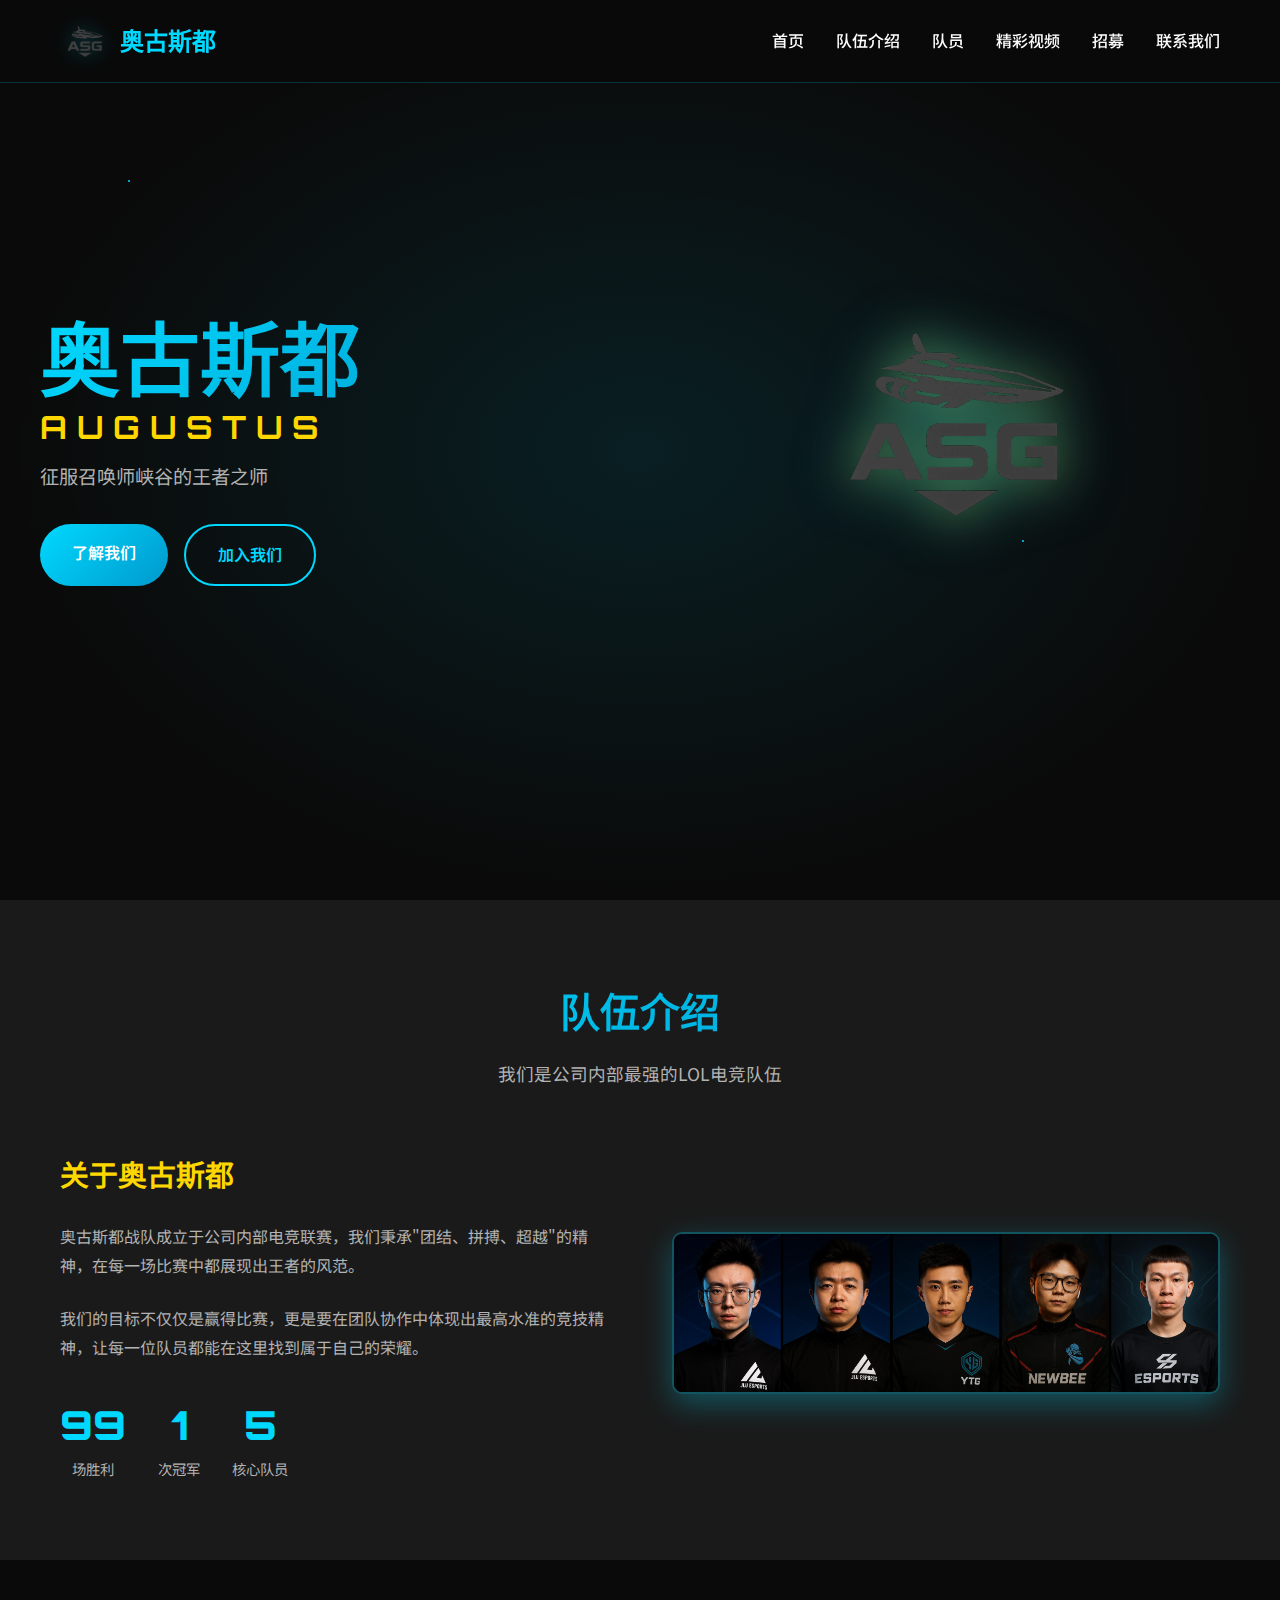
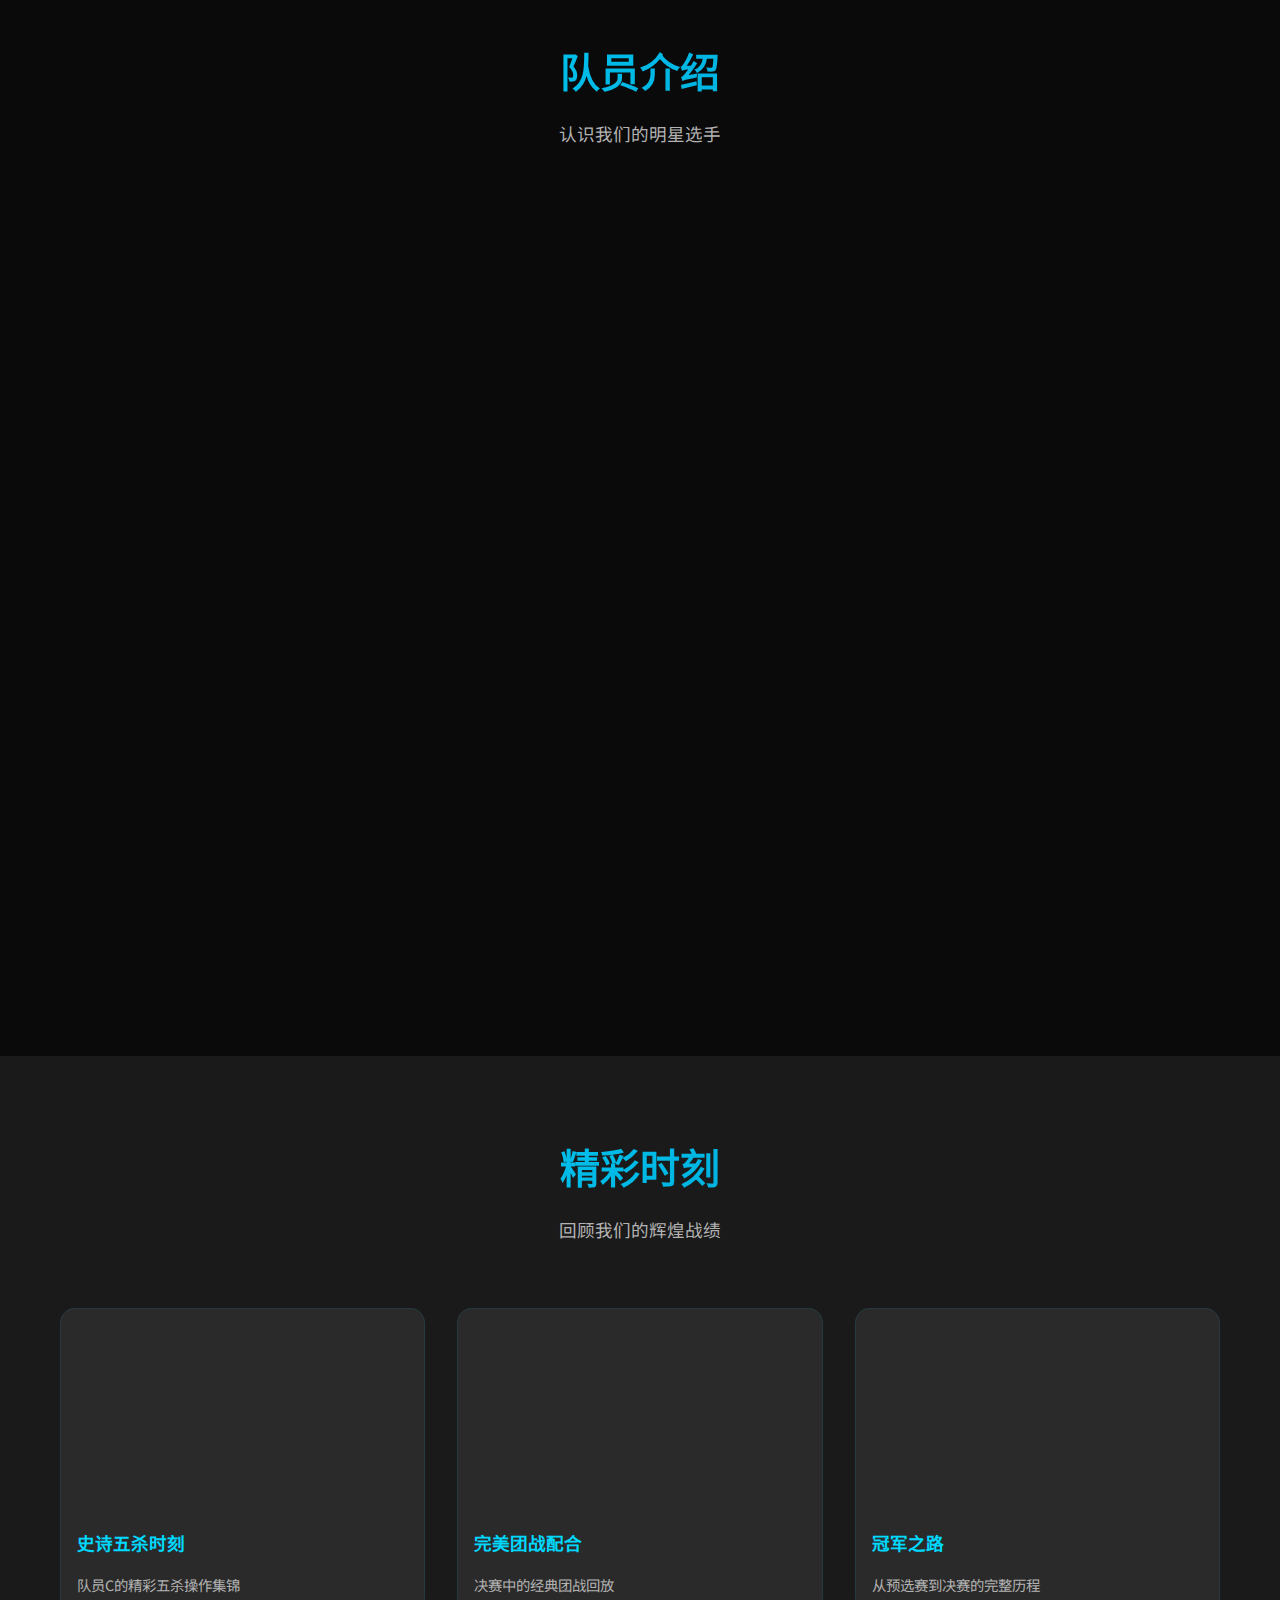
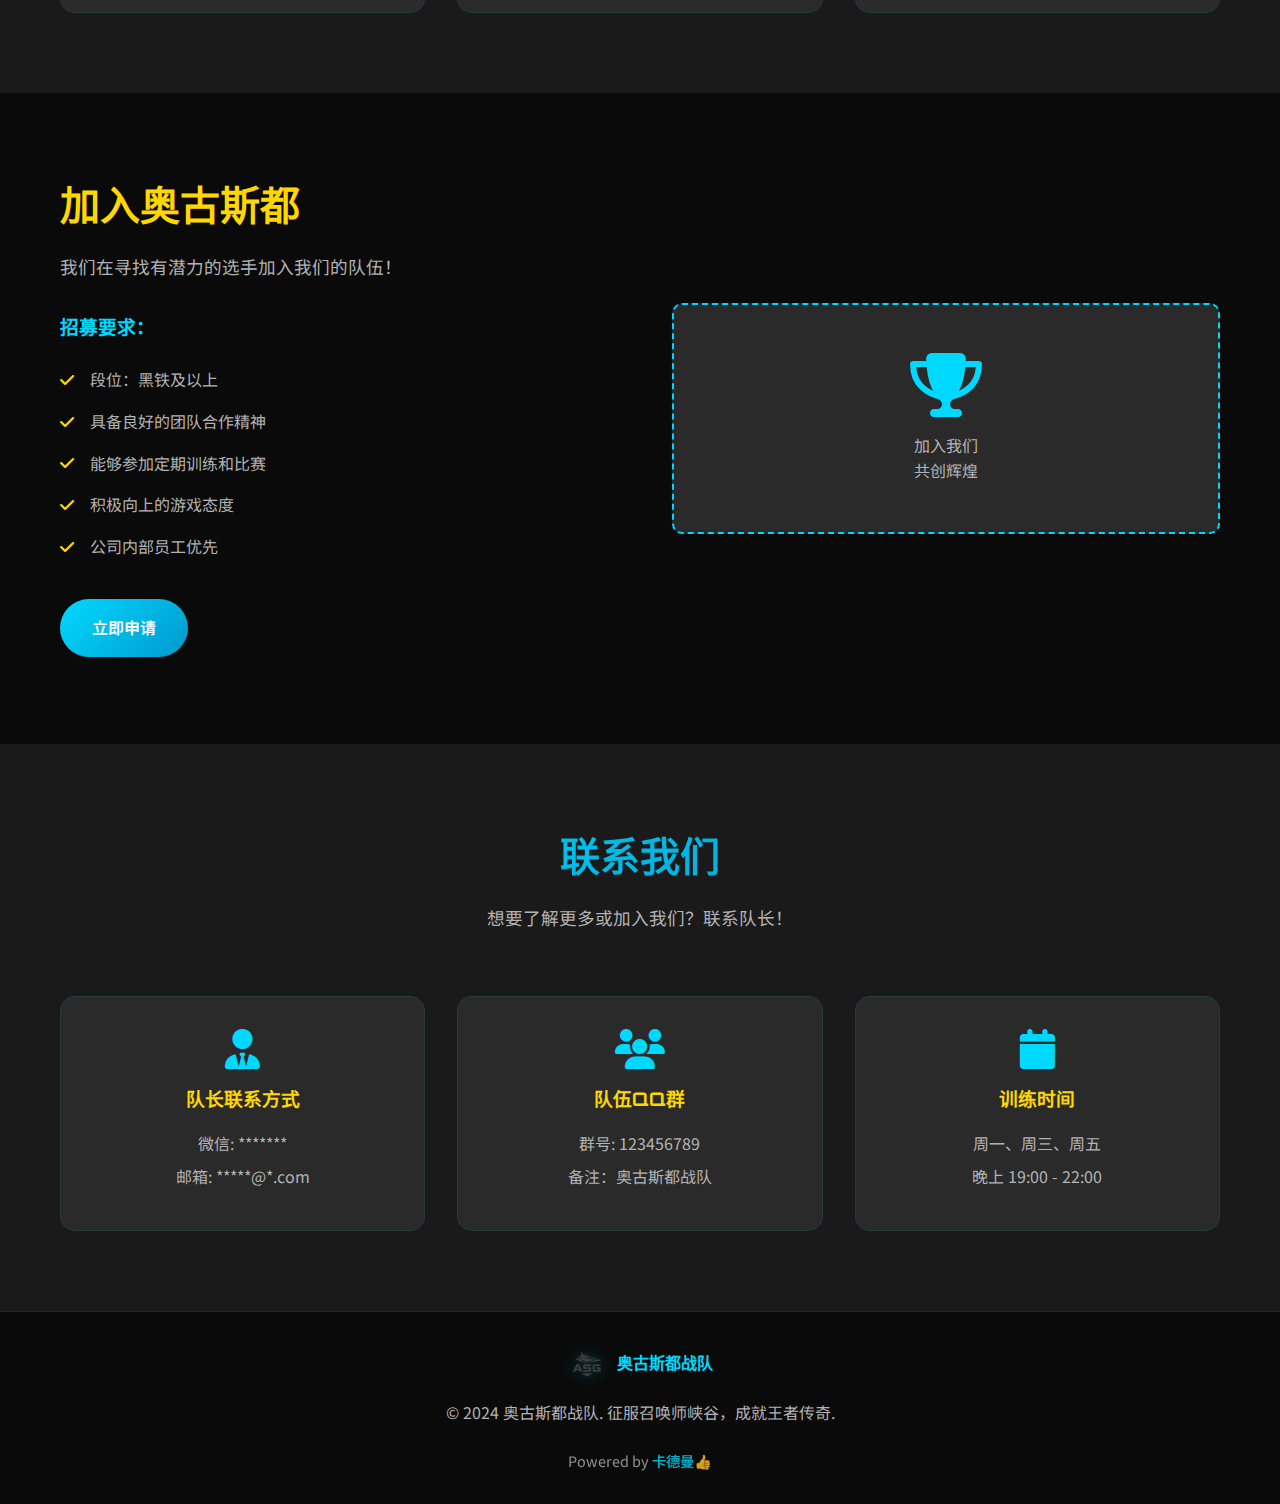
<file: index - 副本.html>
<!DOCTYPE html>
<html lang="zh-CN">
<head>
    <meta charset="UTF-8">
    <meta name="viewport" content="width=device-width, initial-scale=1.0">
    <title>奥古斯都战队 - LOL电竞队伍</title>
    <link rel="stylesheet" href="styles.css">
    <link href="https://fonts.googleapis.com/css2?family=Orbitron:wght@400;700;900&family=Noto+Sans+SC:wght@300;400;700&display=swap" rel="stylesheet">
    <link rel="stylesheet" href="https://cdnjs.cloudflare.com/ajax/libs/font-awesome/6.4.0/css/all.min.css">
</head>
<body>
    <!-- 导航栏 -->
    <nav class="navbar">
        <div class="nav-container">
            <div class="nav-logo">
                <img src="assets/logo.png" alt="奥古斯都战队Logo" class="logo-img">
                <span>奥古斯都</span>
            </div>
            <ul class="nav-menu">
                <li><a href="#home" class="nav-link">首页</a></li>
                <li><a href="#team" class="nav-link">队伍介绍</a></li>
                <li><a href="#members" class="nav-link">队员</a></li>
                <li><a href="#highlights" class="nav-link">精彩视频</a></li>
                <li><a href="#recruit" class="nav-link">招募</a></li>
                <li><a href="#contact" class="nav-link">联系我们</a></li>
            </ul>
            <div class="hamburger">
                <span></span>
                <span></span>
                <span></span>
            </div>
        </div>
    </nav>

    <!-- 英雄区域 -->
    <section id="home" class="hero">
        <div class="hero-content">
            <div class="hero-text">
                <h1 class="hero-title">
                    <span class="title-main">奥古斯都</span>
                    <span class="title-sub">AUGUSTUS</span>
                </h1>
                <p class="hero-subtitle">征服召唤师峡谷的王者之师</p>
                <div class="hero-buttons">
                    <a href="#team" class="btn btn-primary">了解我们</a>
                    <a href="#recruit" class="btn btn-secondary">加入我们</a>
                </div>
            </div>
            <div class="hero-image">
                <div class="hero-crown">
                    <img src="assets/logo.png" alt="奥古斯都战队Logo" class="hero-logo-img">
                </div>
            </div>
        </div>
        <div class="hero-particles"></div>
    </section>

    <!-- 队伍介绍 -->
    <section id="team" class="team-intro">
        <div class="container">
            <div class="section-header">
                <h2>队伍介绍</h2>
                <p>我们是公司内部最强的LOL电竞队伍</p>
            </div>
            <div class="intro-content">
                <div class="intro-text">
                    <h3>关于奥古斯都</h3>
                    <p>奥古斯都战队成立于公司内部电竞联赛，我们秉承"团结、拼搏、超越"的精神，在每一场比赛中都展现出王者的风范。</p>
                    <p>我们的目标不仅仅是赢得比赛，更是要在团队协作中体现出最高水准的竞技精神，让每一位队员都能在这里找到属于自己的荣耀。</p>
                    <div class="team-stats">
                        <div class="stat-item">
                            <div class="stat-number">99</div>
                            <div class="stat-label">场胜利</div>
                        </div>
                        <div class="stat-item">
                            <div class="stat-number">1</div>
                            <div class="stat-label">次冠军</div>
                        </div>
                        <div class="stat-item">
                            <div class="stat-number">5</div>
                            <div class="stat-label">核心队员</div>
                        </div>
                    </div>
                </div>
                <div class="intro-image">
                    <img src="assets/players.png" alt="奥古斯都战队合影" class="team-photo">
                </div>
            </div>
        </div>
    </section>

    <!-- 队员展示 -->
    <section id="members" class="members">
        <div class="container">
            <div class="section-header">
                <h2>队员介绍</h2>
                <p>认识我们的明星选手</p>
            </div>
            <div class="members-grid">
                <div class="member-card">
                    <div class="member-image">
                        <div class="player-avatar">
                            <img src="assets/players/1.jpg" alt="队员A" class="player-img">
                        </div>
                        <div class="member-role">上单</div>
                    </div>
                    <div class="member-info">
                        <h3>喜欢做AI的雷先生</h3>
                        <p>经验丰富的上单选手，擅长坦克和战士英雄</p>
                        <div class="member-champions">
                            <span>擅长: 铁男, 大虫子, 石头人</span>
                        </div>
                    </div>
                </div>
                
                <div class="member-card">
                    <div class="member-image">
                        <div class="player-avatar">
                            <img src="assets/players/2.jpg" alt="队员B" class="player-img">
                        </div>
                        <div class="member-role">打野</div>
                    </div>
                    <div class="member-info">
                        <h3>91肖先生</h3>
                        <p>节奏掌控者，拥有出色的意识和gank时机</p>
                        <div class="member-champions">
                            <span>擅长: 诺手, 皇子, 男枪</span>
                        </div>
                    </div>
                </div>
                
                <div class="member-card">
                    <div class="member-image">
                        <div class="player-avatar">
                            <img src="assets/players/3.jpg" alt="队员C" class="player-img">
                        </div>
                        <div class="member-role">中单</div>
                    </div>
                    <div class="member-info">
                        <h3>伟大的梁先生</h3>
                        <p>队伍核心输出，操作细腻，意识超群</p>
                        <div class="member-champions">
                            <span>擅长: 加里奥, 蚂蚱, 辛德拉</span>
                        </div>
                    </div>
                </div>
                
                <div class="member-card">
                    <div class="member-image">
                        <div class="player-avatar">
                            <img src="assets/players/4.jpg" alt="队员D" class="player-img">
                        </div>
                        <div class="member-role">下路</div>
                    </div>
                    <div class="member-info">
                        <h3>班德尔炮王</h3>
                        <p>稳定的后期输出，团战定位精准</p>
                        <div class="member-champions">
                            <span>擅长: 卢锡安, 女警, 德莱文</span>
                        </div>
                    </div>
                </div>
                
                <div class="member-card">
                    <div class="member-image">
                        <div class="player-avatar">
                            <img src="assets/players/5.jpg" alt="队员E" class="player-img">
                        </div>
                        <div class="member-role">辅助</div>
                    </div>
                    <div class="member-info">
                        <h3>遗憾没有到达</h3>
                        <p>团队指挥官，视野控制和保护能力一流</p>
                        <div class="member-champions">
                            <span>擅长: 露露, 风女, 泰坦</span>
                        </div>
                    </div>
                </div>
            </div>
        </div>
    </section>

    <!-- 精彩视频 -->
    <section id="highlights" class="highlights">
        <div class="container">
            <div class="section-header">
                <h2>精彩时刻</h2>
                <p>回顾我们的辉煌战绩</p>
            </div>
            <div class="video-grid">
                <div class="video-card">
                    <div class="video-thumbnail">
                        <iframe src="//player.bilibili.com/player.html?bvid=BV1mBWXz6EZj" scrolling="no" border="0" frameborder="no" framespacing="0" allowfullscreen="true" style="width:100%;height:250px;border-radius:10px;"></iframe>
                    </div>
                    <h3>史诗五杀时刻</h3>
                    <p>队员C的精彩五杀操作集锦</p>
                </div>
                
                <div class="video-card">
                    <div class="video-thumbnail">
                        <iframe src="//player.bilibili.com/player.html?bvid=BV1mBWXz6EZj&autoplay=0" scrolling="no" border="0" frameborder="no" framespacing="0" allowfullscreen="true" style="width:100%;height:250px;border-radius:10px;"></iframe>
                    </div>
                    <h3>完美团战配合</h3>
                    <p>决赛中的经典团战回放</p>
                </div>
                
                <div class="video-card">
                    <div class="video-thumbnail">
                        <iframe src="//player.bilibili.com/player.html?bvid=BV1mBWXz6EZj&autoplay=0" scrolling="no" border="0" frameborder="no" framespacing="0" allowfullscreen="true" style="width:100%;height:250px;border-radius:10px;"></iframe>
                    </div>
                    <h3>冠军之路</h3>
                    <p>从预选赛到决赛的完整历程</p>
                </div>
            </div>
        </div>
    </section>

    <!-- 招募信息 -->
    <section id="recruit" class="recruit">
        <div class="container">
            <div class="recruit-content">
                <div class="recruit-text">
                    <h2>加入奥古斯都</h2>
                    <p>我们在寻找有潜力的选手加入我们的队伍！</p>
                    <div class="requirements">
                        <h3>招募要求：</h3>
                        <ul>
                            <li><i class="fas fa-check"></i> 段位：黑铁及以上</li>
                            <li><i class="fas fa-check"></i> 具备良好的团队合作精神</li>
                            <li><i class="fas fa-check"></i> 能够参加定期训练和比赛</li>
                            <li><i class="fas fa-check"></i> 积极向上的游戏态度</li>
                            <li><i class="fas fa-check"></i> 公司内部员工优先</li>
                        </ul>
                    </div>
                    <a href="#contact" class="btn btn-primary">立即申请</a>
                </div>
                <div class="recruit-image">
                    <div class="placeholder-image">
                        <i class="fas fa-trophy"></i>
                        <p>加入我们<br>共创辉煌</p>
                    </div>
                </div>
            </div>
        </div>
    </section>

    <!-- 联系我们 -->
    <section id="contact" class="contact">
        <div class="container">
            <div class="section-header">
                <h2>联系我们</h2>
                <p>想要了解更多或加入我们？联系队长！</p>
            </div>
            <div class="contact-info">
                <div class="contact-card">
                    <i class="fas fa-user-tie"></i>
                    <h3>队长联系方式</h3>
                    <p>微信:  *******</p>
                    <p>邮箱: *****@*.com</p>
                </div>
                <div class="contact-card">
                    <i class="fas fa-users"></i>
                    <h3>队伍QQ群</h3>
                    <p>群号: 123456789</p>
                    <p>备注：奥古斯都战队</p>
                </div>
                <div class="contact-card">
                    <i class="fas fa-calendar"></i>
                    <h3>训练时间</h3>
                    <p>周一、周三、周五</p>
                    <p>晚上 19:00 - 22:00</p>
                </div>
            </div>
        </div>
    </section>

    <!-- 页脚 -->
    <footer class="footer">
        <div class="container">
            <div class="footer-content">
                <div class="footer-logo">
                    <img src="assets/logo.png" alt="奥古斯都战队Logo" class="logo-img">
                    <span>奥古斯都战队</span>
                </div>
                <p>&copy; 2024 奥古斯都战队. 征服召唤师峡谷，成就王者传奇. </p>
                <p class="powered-by">Powered by <span>卡德曼👍️</span></p>
            </div>
        </div>
    </footer>

    <script src="script.js"></script>
</body>
</html>
</file>
<file: styles.css>
/* CSS Reset & Base Styles */
* {
    margin: 0;
    padding: 0;
    box-sizing: border-box;
}

:root {
    --primary-color: #00d9ff;
    --secondary-color: #ff6b35;
    --accent-color: #ffd700;
    --dark-bg: #0a0a0a;
    --dark-surface: #1a1a1a;
    --dark-card: #2a2a2a;
    --text-primary: #ffffff;
    --text-secondary: #b3b3b3;
    --gradient-primary: linear-gradient(135deg, #00d9ff 0%, #0099cc 100%);
    --gradient-secondary: linear-gradient(135deg, #ff6b35 0%, #cc5429 100%);
    --gradient-accent: linear-gradient(135deg, #ffd700 0%, #ccad00 100%);
}

html {
    scroll-behavior: smooth;
}

body {
    font-family: 'Noto Sans SC', sans-serif;
    background-color: var(--dark-bg);
    color: var(--text-primary);
    line-height: 1.6;
    overflow-x: hidden;
}

.container {
    max-width: 1200px;
    margin: 0 auto;
    padding: 0 20px;
}

/* Typography */
h1, h2, h3 {
    font-family: 'Orbitron', monospace;
    font-weight: 700;
}

/* Navigation */
.navbar {
    position: fixed;
    top: 0;
    width: 100%;
    background: rgba(10, 10, 10, 0.95);
    backdrop-filter: blur(10px);
    z-index: 1000;
    padding: 1rem 0;
    border-bottom: 1px solid rgba(0, 217, 255, 0.2);
}

.nav-container {
    max-width: 1200px;
    margin: 0 auto;
    padding: 0 20px;
    display: flex;
    justify-content: space-between;
    align-items: center;
}

.nav-logo {
    display: flex;
    align-items: center;
    gap: 10px;
    font-family: 'Orbitron', monospace;
    font-size: 1.5rem;
    font-weight: 900;
    color: var(--primary-color);
}

.nav-logo .logo-img {
    height: 50px;
    width: auto;
    object-fit: contain;
    filter: drop-shadow(0 0 10px rgba(0, 217, 255, 0.3));
    transition: all 0.3s ease;
}

.nav-logo .logo-img:hover {
    filter: drop-shadow(0 0 15px rgba(0, 217, 255, 0.6));
    transform: scale(1.05);
}

.nav-menu {
    display: flex;
    list-style: none;
    gap: 2rem;
}

.nav-link {
    text-decoration: none;
    color: var(--text-primary);
    font-weight: 500;
    transition: all 0.3s ease;
    position: relative;
}

.nav-link:hover {
    color: var(--primary-color);
}

.nav-link::after {
    content: '';
    position: absolute;
    bottom: -5px;
    left: 0;
    width: 0;
    height: 2px;
    background: var(--gradient-primary);
    transition: width 0.3s ease;
}

.nav-link:hover::after {
    width: 100%;
}

/* Hamburger Menu */
.hamburger {
    display: none;
    flex-direction: column;
    cursor: pointer;
}

.hamburger span {
    width: 25px;
    height: 3px;
    background: var(--primary-color);
    margin: 3px 0;
    transition: 0.3s;
}

/* Hero Section */
.hero {
    min-height: 100vh;
    display: flex;
    align-items: center;
    justify-content: center;
    position: relative;
    background: radial-gradient(ellipse at center, rgba(0, 217, 255, 0.1) 0%, transparent 70%);
    overflow: hidden;
    padding: 0 20px;
}

.hero-content {
    display: grid;
    grid-template-columns: 1fr 1fr;
    gap: 4rem;
    align-items: center;
    z-index: 2;
    max-width: 1200px;
    width: 100%;
    margin: 0 auto;
}

.hero-title {
    font-size: clamp(2.5rem, 8vw, 5rem);
    line-height: 1.1;
    margin-bottom: 1rem;
}

.title-main {
    display: block;
    background: var(--gradient-primary);
    -webkit-background-clip: text;
    -webkit-text-fill-color: transparent;
    background-clip: text;
}

.title-sub {
    display: block;
    font-size: 0.4em;
    letter-spacing: 0.3em;
    color: var(--accent-color);
    margin-top: 0.5rem;
}

.hero-subtitle {
    font-size: 1.2rem;
    color: var(--text-secondary);
    margin-bottom: 2rem;
}

.hero-buttons {
    display: flex;
    gap: 1rem;
    flex-wrap: wrap;
    margin-top: 1rem;
}

.btn {
    display: inline-block;
    padding: 1rem 2rem;
    text-decoration: none;
    border-radius: 50px;
    font-weight: 600;
    transition: all 0.3s ease;
    position: relative;
    overflow: hidden;
}

.btn-primary {
    background: var(--gradient-primary);
    color: white;
}

.btn-secondary {
    background: transparent;
    color: var(--primary-color);
    border: 2px solid var(--primary-color);
}

.btn:hover {
    transform: translateY(-2px);
    box-shadow: 0 10px 25px rgba(0, 217, 255, 0.3);
}

.hero-image {
    display: flex;
    justify-content: center;
    align-items: center;
}

.hero-crown {
    font-size: 10rem;
    color: var(--accent-color);
    animation: float 3s ease-in-out infinite;
    filter: drop-shadow(0 0 20px rgba(255, 215, 0, 0.3));
}

.hero-crown .hero-logo-img {
    width: 300px;
    height: auto;
    max-width: 90vw;
    object-fit: contain;
    filter: drop-shadow(0 0 30px rgba(0, 217, 255, 0.5));
    animation: float 3s ease-in-out infinite;
}

.hero-crown .hero-logo-img:hover {
    filter: drop-shadow(0 0 50px rgba(0, 217, 255, 0.8)) drop-shadow(0 0 80px rgba(255, 215, 0, 0.4));
}

@keyframes float {
    0%, 100% { transform: translateY(0px); }
    50% { transform: translateY(-20px); }
}

/* Particles Background */
.hero-particles {
    position: absolute;
    top: 0;
    left: 0;
    width: 100%;
    height: 100%;
    overflow: hidden;
    z-index: 1;
}

.hero-particles::before,
.hero-particles::after {
    content: '';
    position: absolute;
    width: 2px;
    height: 2px;
    background: var(--primary-color);
    border-radius: 50%;
    animation: particles 8s linear infinite;
}

.hero-particles::before {
    top: 20%;
    left: 10%;
    animation-delay: 0s;
}

.hero-particles::after {
    top: 60%;
    right: 20%;
    animation-delay: 4s;
}

@keyframes particles {
    0% { opacity: 0; transform: scale(0); }
    50% { opacity: 1; }
    100% { opacity: 0; transform: scale(1) translateY(-100vh); }
}

/* Section Headers */
.section-header {
    text-align: center;
    margin-bottom: 4rem;
}

.section-header h2 {
    font-size: 2.5rem;
    margin-bottom: 1rem;
    background: var(--gradient-primary);
    -webkit-background-clip: text;
    -webkit-text-fill-color: transparent;
    background-clip: text;
}

.section-header p {
    font-size: 1.1rem;
    color: var(--text-secondary);
}

/* Team Introduction */
.team-intro {
    padding: 5rem 0;
    background: var(--dark-surface);
}

.intro-content {
    display: grid;
    grid-template-columns: 1fr 1fr;
    gap: 4rem;
    align-items: center;
}

.intro-text h3 {
    font-size: 1.8rem;
    margin-bottom: 1.5rem;
    color: var(--accent-color);
}

.intro-text p {
    margin-bottom: 1.5rem;
    color: var(--text-secondary);
    line-height: 1.8;
}

.team-stats {
    display: flex;
    gap: 2rem;
    margin-top: 2rem;
}

.stat-item {
    text-align: center;
}

.stat-number {
    font-size: 2.5rem;
    font-weight: 900;
    color: var(--primary-color);
    font-family: 'Orbitron', monospace;
}

.stat-label {
    color: var(--text-secondary);
    font-size: 0.9rem;
}

.placeholder-image {
    background: var(--dark-card);
    border: 2px dashed var(--primary-color);
    border-radius: 10px;
    padding: 3rem;
    text-align: center;
    color: var(--text-secondary);
}

.placeholder-image i {
    font-size: 4rem;
    color: var(--primary-color);
    margin-bottom: 1rem;
}

/* Team Photo Image */
.team-photo {
    width: 100%;
    height: auto;
    border-radius: 10px;
    box-shadow: 0 10px 30px rgba(0, 217, 255, 0.3);
    border: 2px solid rgba(0, 217, 255, 0.3);
    transition: all 0.3s ease;
    object-fit: cover;
    aspect-ratio: 3.4 / 1;
}

.team-photo:hover {
    transform: translateY(-5px);
    box-shadow: 0 15px 40px rgba(0, 217, 255, 0.5);
    border-color: var(--primary-color);
}

/* Members Section */
.members {
    padding: 5rem 0;
}

.members-grid {
    display: grid;
    grid-template-columns: repeat(auto-fit, minmax(280px, 1fr));
    gap: 2rem;
}

.member-card {
    background: var(--dark-card);
    border-radius: 15px;
    padding: 2rem;
    text-align: center;
    transition: all 0.3s ease;
    border: 1px solid rgba(0, 217, 255, 0.1);
    position: relative;
    overflow: hidden;
}

.member-card::before {
    content: '';
    position: absolute;
    top: 0;
    left: -100%;
    width: 100%;
    height: 100%;
    background: linear-gradient(90deg, transparent, rgba(0, 217, 255, 0.1), transparent);
    transition: left 0.5s ease;
}

.member-card:hover::before {
    left: 100%;
}

.member-card:hover {
    transform: translateY(-10px);
    border-color: var(--primary-color);
    box-shadow: 0 15px 30px rgba(0, 217, 255, 0.2);
}

.member-card {
    --card-bg-image: none;
    transition: all 0.3s ease, background-color 0.3s ease, transform 0.3s ease;
}

.member-card.hover-effect {
    background-color: rgba(0, 0, 0, 0);
    transform: translateY(-5px);
}

.member-card::after {
    content: '';
    position: absolute;
    top: 0;
    left: 0;
    width: 100%;
    height: 100%;
    background-image: var(--card-bg-image);
    background-size: cover;
    background-position: center 10%; /* 修改这一行修改悬浮背景图位置 */
    opacity: 0;
    transition: opacity 0.3s ease;
    z-index: 1;
}

.member-card.hover-effect::after {
    opacity: 1;
}

.member-info, .member-image {
    position: relative;
    z-index: 2;
    transition: opacity 0.3s ease, visibility 0.3s ease;
}

.member-image {
    position: relative;
    margin-bottom: 1.5rem;
}

.placeholder-avatar {
    width: 100px;
    height: 100px;
    background: var(--gradient-primary);
    border-radius: 50%;
    display: flex;
    align-items: center;
    justify-content: center;
    margin: 0 auto 1rem;
}

.placeholder-avatar i {
    font-size: 2rem;
    color: white;
}

.player-avatar {
    width: 100px;
    height: 100px;
    border-radius: 50%;
    margin: 0 auto 1rem;
    overflow: hidden;
    border: 3px solid var(--primary-color);
    box-shadow: 0 5px 15px rgba(0, 217, 255, 0.3);
    transition: all 0.3s ease, opacity 0.3s ease, visibility 0.3s ease;
    position: relative;
    z-index: 3;
}

.player-img {
    width: 100%;
    height: 100%;
    object-fit: cover;
    transition: transform 0.3s ease;
}

.member-card.hover-effect .player-avatar {
    transform: scale(1.2);
    box-shadow: 0 8px 25px rgba(0, 217, 255, 0.5);
    border-width: 4px;
    opacity: 0;
    visibility: hidden;
}

.member-card.hover-effect .player-img {
    transform: scale(1.1);
}

.member-role {
    background: var(--gradient-secondary);
    color: white;
    padding: 0.5rem 1rem;
    border-radius: 20px;
    font-size: 0.8rem;
    font-weight: 600;
    display: inline-block;
    position: relative;
    z-index: 3;
    transition: transform 0.3s ease, box-shadow 0.3s ease, opacity 0.3s ease, visibility 0.3s ease;
}

.member-card.hover-effect .member-role {
    transform: scale(1.1);
    box-shadow: 0 0 15px rgba(0, 0, 0, 0.5);
    opacity: 0;
    visibility: hidden;
}

.member-info h3 {
    margin-bottom: 0.5rem;
    color: var(--primary-color);
    transition: color 0.3s ease;
}

.member-info p {
    color: var(--text-secondary);
    margin-bottom: 1rem;
    font-size: 0.9rem;
    transition: color 0.3s ease;
}

.member-card.hover-effect .member-info {
    opacity: 0;
    visibility: hidden;
}

.member-champions {
    background: rgba(0, 217, 255, 0.1);
    padding: 0.8rem;
    border-radius: 8px;
    font-size: 0.8rem;
    color: var(--primary-color);
    transition: all 0.3s ease;
}

.member-card.hover-effect .member-champions {
    background: rgba(255, 255, 255, 0.2);
    box-shadow: 0 0 10px rgba(0, 0, 0, 0.3);
}

/* Highlights Section */
.highlights {
    padding: 5rem 0;
    background: var(--dark-surface);
}

.video-grid {
    display: grid;
    grid-template-columns: repeat(auto-fit, minmax(300px, 1fr));
    gap: 2rem;
}

.video-card {
    background: var(--dark-card);
    border-radius: 15px;
    overflow: hidden;
    transition: all 0.3s ease;
    border: 1px solid rgba(0, 217, 255, 0.1);
}

.video-card:hover {
    transform: translateY(-5px);
    box-shadow: 0 15px 30px rgba(0, 217, 255, 0.2);
}

.video-thumbnail {
    position: relative;
    aspect-ratio: 16/9;
    overflow: hidden;
}

.placeholder-video {
    width: 100%;
    height: 100%;
    background: var(--dark-bg);
    display: flex;
    flex-direction: column;
    align-items: center;
    justify-content: center;
    color: var(--text-secondary);
}

.placeholder-video i {
    font-size: 3rem;
    color: var(--primary-color);
    margin-bottom: 1rem;
}

.play-overlay {
    position: absolute;
    top: 50%;
    left: 50%;
    transform: translate(-50%, -50%);
    width: 60px;
    height: 60px;
    background: rgba(0, 217, 255, 0.9);
    border-radius: 50%;
    display: flex;
    align-items: center;
    justify-content: center;
    cursor: pointer;
    transition: all 0.3s ease;
}

.play-overlay:hover {
    background: var(--primary-color);
    transform: translate(-50%, -50%) scale(1.1);
}

.play-overlay i {
    font-size: 1.5rem;
    color: white;
    margin-left: 3px;
}

.video-card h3 {
    padding: 1rem;
    color: var(--primary-color);
    font-size: 1.1rem;
}

.video-card p {
    padding: 0 1rem 1rem;
    color: var(--text-secondary);
    font-size: 0.9rem;
}

/* Recruit Section */
.recruit {
    padding: 5rem 0;
}

.recruit-content {
    display: grid;
    grid-template-columns: 1fr 1fr;
    gap: 4rem;
    align-items: center;
}

.recruit-text h2 {
    font-size: 2.5rem;
    margin-bottom: 1rem;
    color: var(--accent-color);
}

.recruit-text > p {
    font-size: 1.1rem;
    color: var(--text-secondary);
    margin-bottom: 2rem;
}

.requirements h3 {
    color: var(--primary-color);
    margin-bottom: 1rem;
}

.requirements ul {
    list-style: none;
    margin-bottom: 2rem;
}

.requirements li {
    padding: 0.5rem 0;
    color: var(--text-secondary);
    display: flex;
    align-items: center;
    gap: 1rem;
}

.requirements li i {
    color: var(--accent-color);
}

/* Contact Section */
.contact {
    padding: 5rem 0;
    background: var(--dark-surface);
}

.contact-info {
    display: grid;
    grid-template-columns: repeat(auto-fit, minmax(250px, 1fr));
    gap: 2rem;
}

.contact-card {
    background: var(--dark-card);
    padding: 2rem;
    border-radius: 15px;
    text-align: center;
    border: 1px solid rgba(0, 217, 255, 0.1);
    transition: all 0.3s ease;
}

.contact-card:hover {
    transform: translateY(-5px);
    border-color: var(--primary-color);
    box-shadow: 0 10px 25px rgba(0, 217, 255, 0.1);
}

.contact-card i {
    font-size: 2.5rem;
    color: var(--primary-color);
    margin-bottom: 1rem;
}

.contact-card h3 {
    color: var(--accent-color);
    margin-bottom: 1rem;
}

.contact-card p {
    color: var(--text-secondary);
    margin: 0.5rem 0;
}

/* Footer */
.footer {
    padding: 2rem 0;
    background: var(--dark-bg);
    border-top: 1px solid rgba(0, 217, 255, 0.2);
}

.footer-content {
    display: flex;
    flex-direction: column;
    align-items: center;
    gap: 1rem;
}

.footer-logo {
    display: flex;
    align-items: center;
    gap: 10px;
    font-family: 'Orbitron', monospace;
    font-weight: 700;
    color: var(--primary-color);
}

.footer-logo .logo-img {
    height: 40px;
    width: auto;
    object-fit: contain;
    filter: drop-shadow(0 0 8px rgba(0, 217, 255, 0.3));
}

.footer p {
    color: var(--text-secondary);
    text-align: center;
}

.powered-by {
    font-size: 0.9rem;
    margin-top: 0.5rem;
    opacity: 0.8;
}

.powered-by span {
    color: var(--primary-color);
    font-weight: 600;
}

/* Responsive Design */
@media (max-width: 768px) {
    .nav-menu {
        position: fixed;
        left: -100%;
        top: 70px;
        flex-direction: column;
        background-color: rgba(10, 10, 10, 0.98);
        width: 100%;
        text-align: center;
        transition: 0.3s;
        padding: 2rem 0;
    }

    .nav-menu.active {
        left: 0;
    }

    .hamburger {
        display: flex;
    }

    .hero-content {
        grid-template-columns: 1fr;
        text-align: center;
        gap: 2rem;
        padding: 0 10px;
    }

    .hero {
        padding: 0 10px;
    }

    .intro-content {
        grid-template-columns: 1fr;
        gap: 2rem;
    }

    .recruit-content {
        grid-template-columns: 1fr;
        gap: 2rem;
    }

    .team-stats {
        justify-content: center;
        flex-wrap: wrap;
    }

    .hero-buttons {
        justify-content: center;
    }

    .btn {
        padding: 0.8rem 1.5rem;
        font-size: 0.9rem;
    }

    .hero-crown {
        font-size: 6rem;
    }

    .hero-crown .hero-logo-img {
        width: 200px;
    }

    .members-grid {
        grid-template-columns: 1fr;
    }

    .video-grid {
        grid-template-columns: 1fr;
    }

    .contact-info {
        grid-template-columns: 1fr;
    }
}

@media (max-width: 480px) {
    .container {
        padding: 0 15px;
    }

    .section-header h2 {
        font-size: 2rem;
    }

    .hero-title {
        font-size: 2.5rem;
    }

    .team-stats {
        gap: 1rem;
    }

    .stat-number {
        font-size: 2rem;
    }
}

/* Animations */
@keyframes fadeInUp {
    from {
        opacity: 0;
        transform: translateY(30px);
    }
    to {
        opacity: 1;
        transform: translateY(0);
    }
}

.member-card,
.video-card,
.contact-card {
    animation: fadeInUp 0.6s ease forwards;
}

/* Scroll animations */
@media (prefers-reduced-motion: no-preference) {
    .member-card {
        opacity: 0;
        transform: translateY(30px);
        transition: all 0.6s ease;
    }

    .member-card.animate {
        opacity: 1;
        transform: translateY(0);
    }
}

/* Custom scrollbar */
::-webkit-scrollbar {
    width: 8px;
}

::-webkit-scrollbar-track {
    background: var(--dark-bg);
}

::-webkit-scrollbar-thumb {
    background: var(--primary-color);
    border-radius: 4px;
}

::-webkit-scrollbar-thumb:hover {
    background: var(--accent-color);
}
</file>
